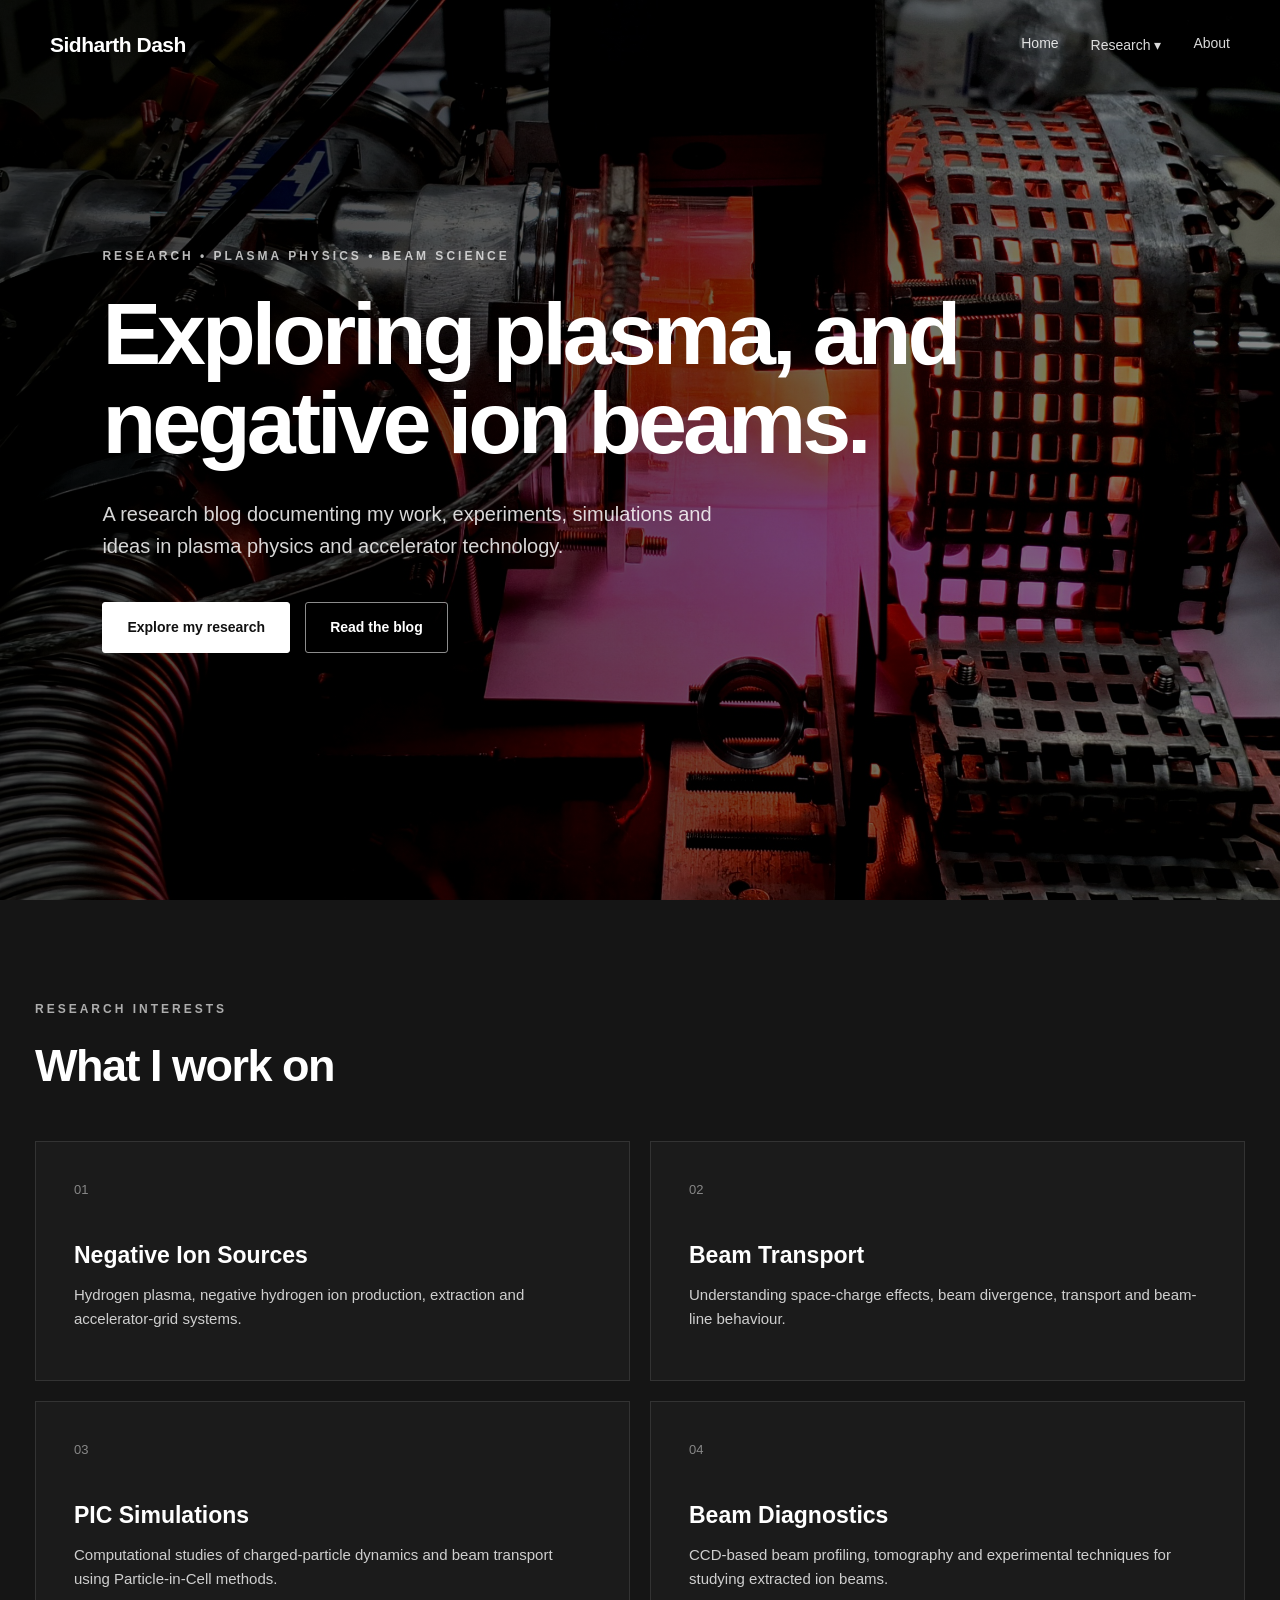
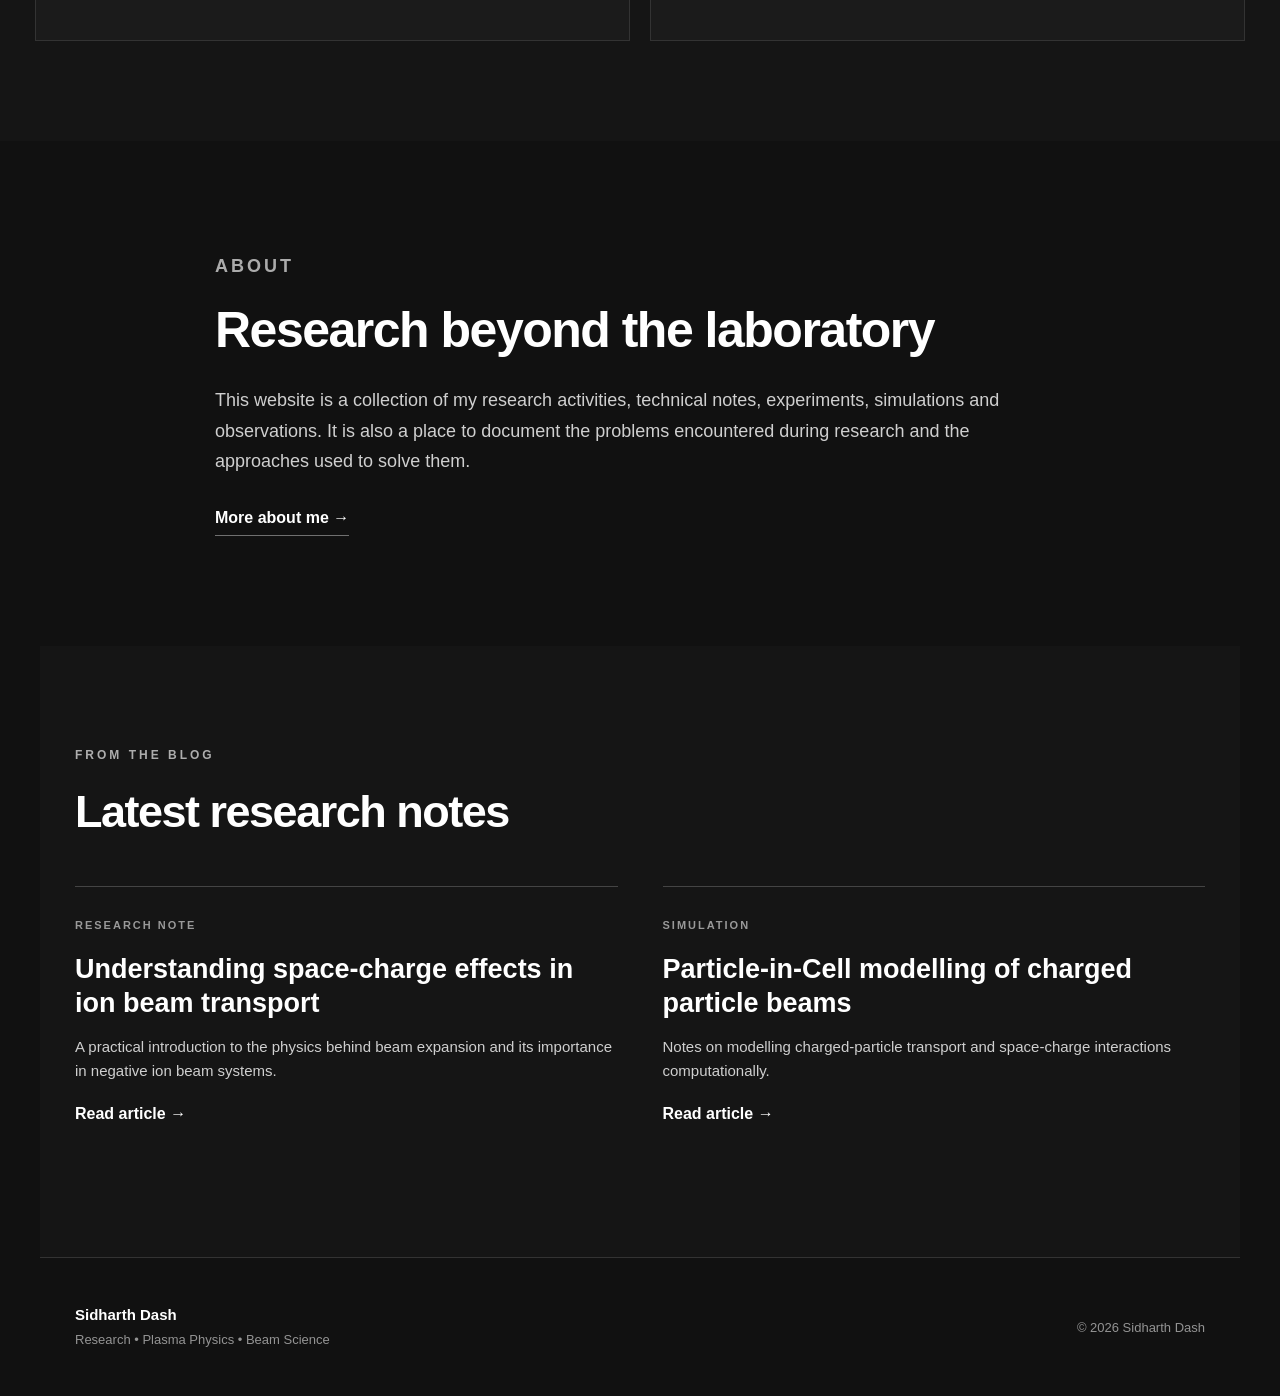
<file: index.html>
<!DOCTYPE html>
<html lang="en">
<head>
    <meta charset="UTF-8">
    <meta name="viewport" content="width=device-width, initial-scale=1.0">

    <title>Sidharth Dash | Research & Physics</title>

    <meta name="description"
          content="Research blog and portfolio of Sidharth Dash, covering plasma physics, negative ion sources, beam transport, simulations and diagnostics.">

    <link rel="stylesheet" href="css/style.css">
</head>
 
<body>

<header>

    <nav class="navbar">
        <div class="logo">Sidharth Dash</div>

    <div class="nav-links">
        <a href="index.html">Home</a>

        <div class="nav-dropdown">
            <a href="research.html" class="dropbtn">Research ▾</a>

            <div class="dropdown-menu">
                <a href="experimental.html#Experimental">Experimental</a>
                <a href="beam_transport.html#beam-transport">Beam Transport</a>
                <a href="beam_diagnostics.html#diagnostics">Beam Diagnostics</a>
                <a href="simulations.html">Simulations</a>
            </div>
        </div>

      
        <a href="about.html">About</a>
    </div>
</nav>
</header>


<main>

<section class="hero">

    <div class="hero-text">

        <p class="eyebrow">RESEARCH • PLASMA PHYSICS • BEAM SCIENCE</p>

        <h1>
            Exploring plasma, and negative ion beams.</span>
        </h1>

        <p class="intro">
            A research blog documenting my work, experiments,
            simulations and ideas in plasma physics and accelerator
            technology.
        </p>

        <div class="buttons">
            <a class="button primary" href="research.html">
                Explore my research
            </a>

            <a class="button secondary" href="blog.html">
                Read the blog
            </a>
        </div>

    </div>

</section>


<section class="research-preview">

    <div class="section-heading">
        <p class="eyebrow">RESEARCH INTERESTS</p>
        <h2>What I work on</h2>
    </div>

    <div class="cards">

        <article class="card">
            <div class="card-number">01</div>
            <h3>Negative Ion Sources</h3>
            <p>
                Hydrogen plasma, negative hydrogen ion production,
                extraction and accelerator-grid systems.
            </p>
        </article>

        <article class="card">
            <div class="card-number">02</div>
            <h3>Beam Transport</h3>
            <p>
                Understanding space-charge effects, beam divergence,
                transport and beam-line behaviour.
            </p>
        </article>

        <article class="card">
            <div class="card-number">03</div>
            <h3>PIC Simulations</h3>
            <p>
                Computational studies of charged-particle dynamics
                and beam transport using Particle-in-Cell methods.
            </p>
        </article>

        <article class="card">
            <div class="card-number">04</div>
            <h3>Beam Diagnostics</h3>
            <p>
                CCD-based beam profiling, tomography and experimental
                techniques for studying extracted ion beams.
            </p>
        </article>

    </div>

</section>


<section class="about-preview">

    <div>
        <p class="eyebrow">ABOUT</p>

        <h2>Research beyond the laboratory</h2>

        <p>
            This website is a collection of my research activities,
            technical notes, experiments, simulations and observations.
            It is also a place to document the problems encountered
            during research and the approaches used to solve them.
        </p>

        <a class="text-link" href="about.html">
            More about me →
        </a>
    </div>

</section>


<section class="latest">

    <div class="section-heading">
        <p class="eyebrow">FROM THE BLOG</p>
        <h2>Latest research notes</h2>
    </div>

    <div class="blog-placeholder">

        <article>
            <p class="post-category">RESEARCH NOTE</p>
            <h3>Understanding space-charge effects in ion beam transport</h3>
            <p>
                A practical introduction to the physics behind beam
                expansion and its importance in negative ion beam systems.
            </p>
            <a href="blog.html">Read article →</a>
        </article>

        <article>
            <p class="post-category">SIMULATION</p>
            <h3>Particle-in-Cell modelling of charged particle beams</h3>
            <p>
                Notes on modelling charged-particle transport and
                space-charge interactions computationally.
            </p>
            <a href="blog.html">Read article →</a>
        </article>

    </div>

</section>

</main>


<footer>

    <div>
        <strong>Sidharth Dash</strong>
        <p>Research • Plasma Physics • Beam Science</p>
    </div>

    <p>© 2026 Sidharth Dash</p>

</footer>

</body>
</html>
</file>
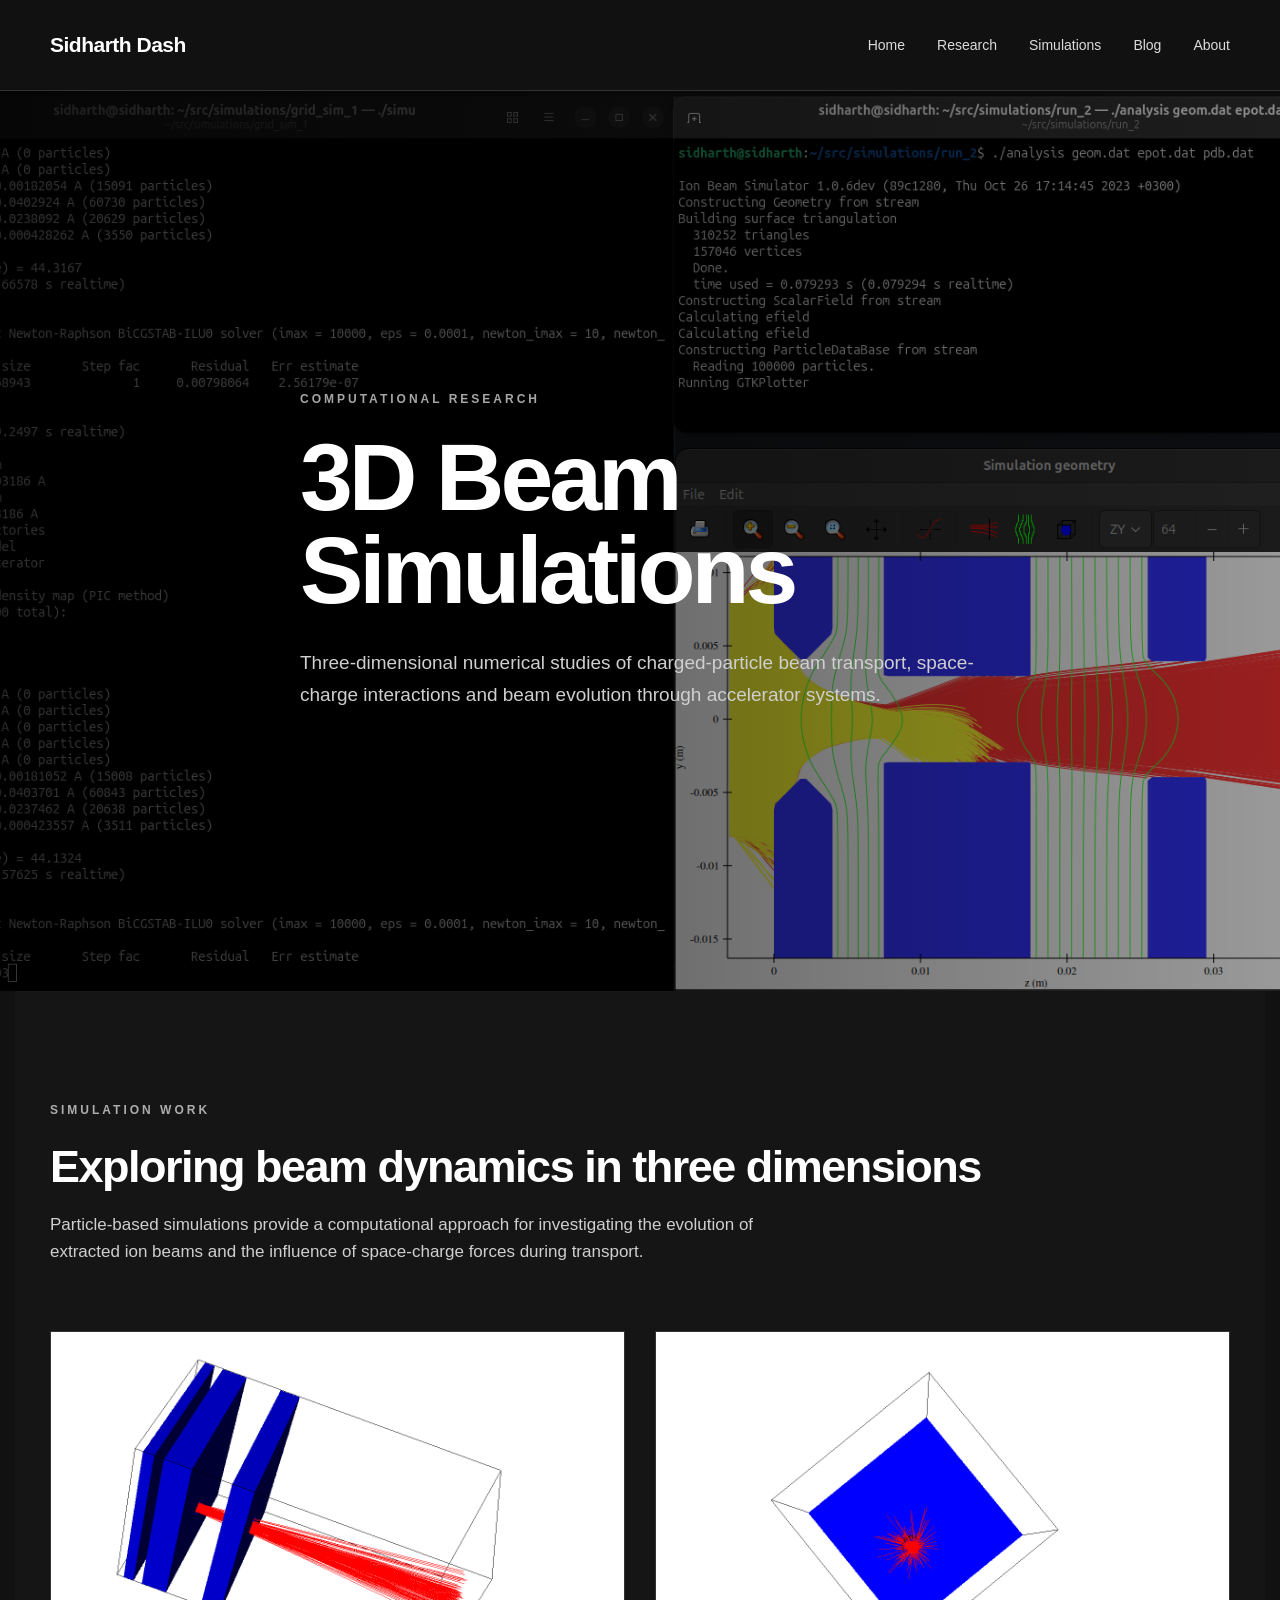
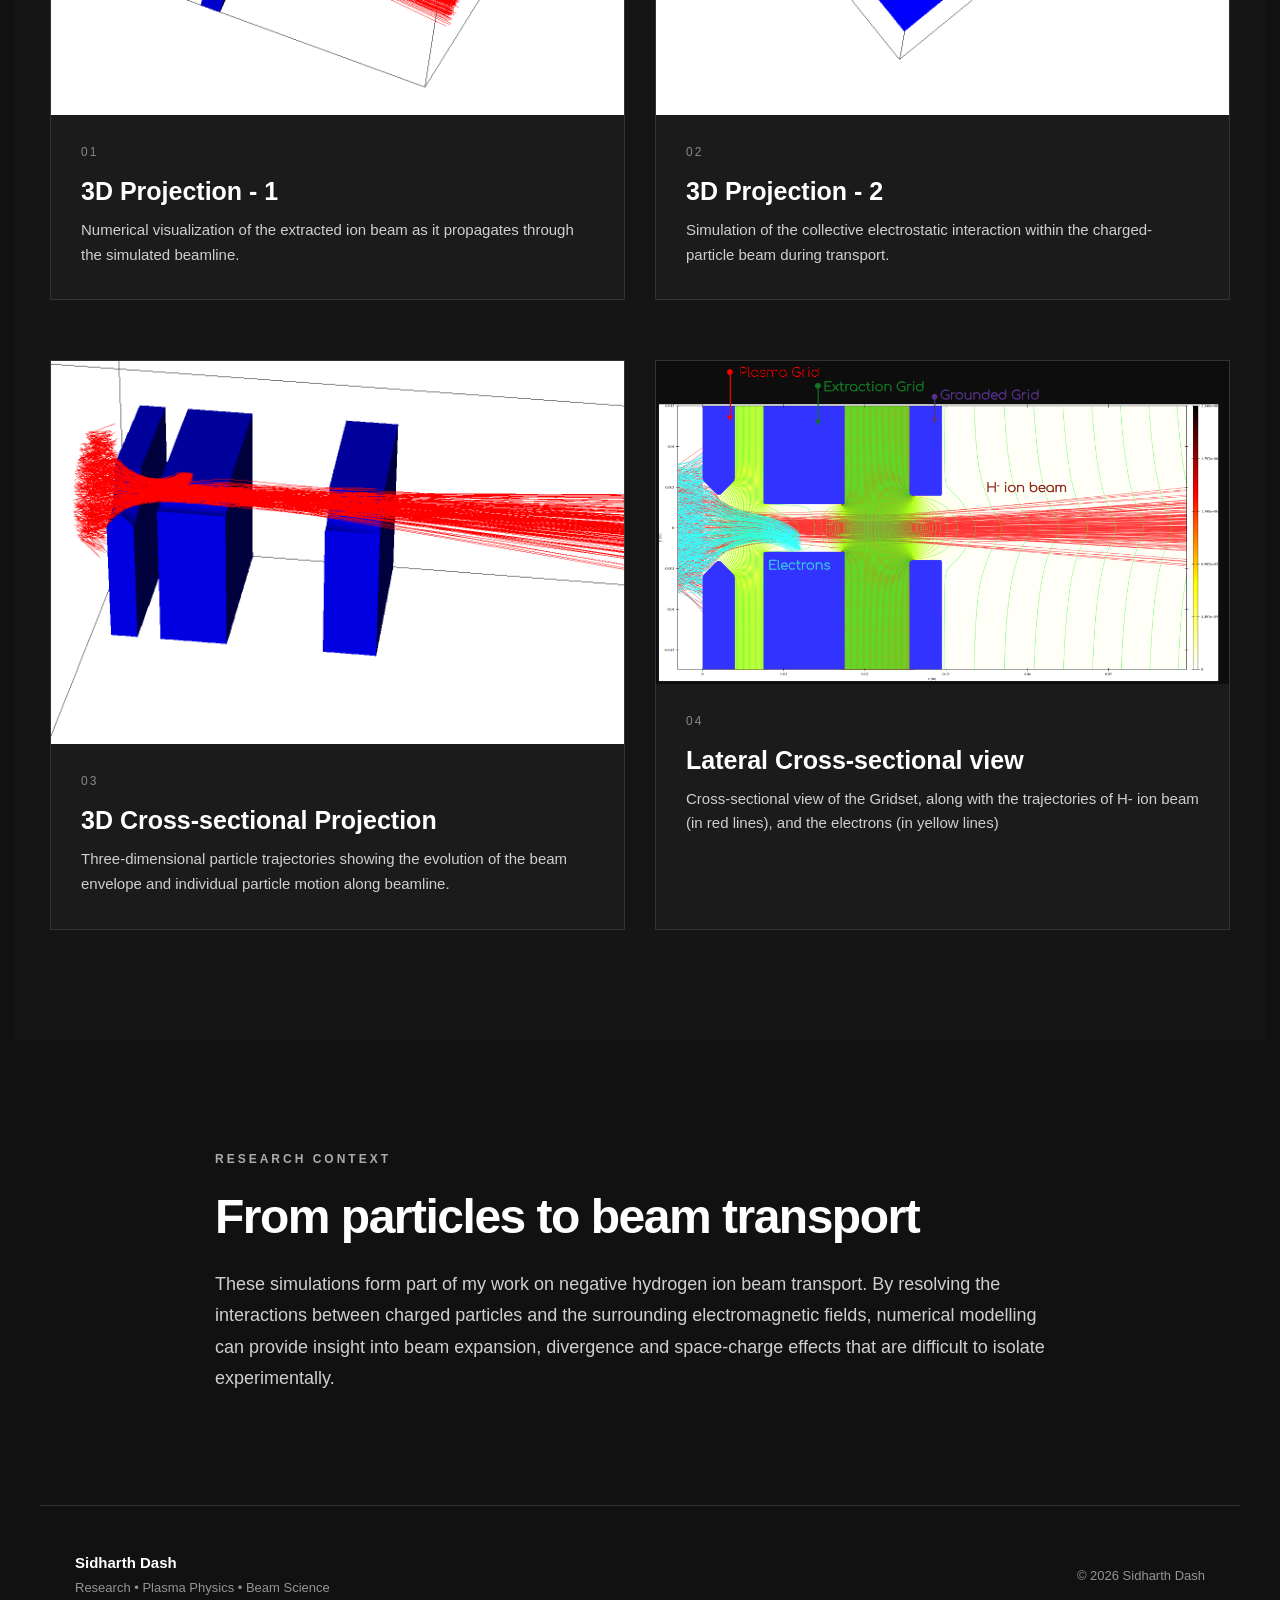
<file: simulations.html>
<!DOCTYPE html>
<html lang="en">

<head>
    <meta charset="UTF-8">
    <meta name="viewport" content="width=device-width, initial-scale=1.0">

    <title>3D Beam Simulations | Sidharth Dash</title>

    <meta name="description"
          content="3D particle-in-cell beam transport simulations and space-charge studies by Sidharth Dash.">

    <link rel="stylesheet" href="css/style.css">
</head>

<body>

<header class="inner-header">

    <nav class="navbar">

        <div class="logo">
            Sidharth Dash
        </div>

        <div class="nav-links">
            <a href="index.html">Home</a>
            <a href="research.html">Research</a>
            <a href="simulations.html">Simulations</a>
            <a href="blog.html">Blog</a>
            <a href="about.html">About</a>
        </div>

    </nav>

</header>


<main>

    <!-- PAGE INTRO -->

    <section class="page-hero simulations-hero">
        
        <div class="page-hero-content">

            <p class="eyebrow">
                COMPUTATIONAL RESEARCH
            </p>

            <h1>
                3D Beam<br> 
                Simulations</span>
            </h1>

            <p>
                Three-dimensional numerical studies of charged-particle
                beam transport, space-charge interactions and beam
                evolution through accelerator systems.
            </p>

        </div>

    </section>


    <!-- SIMULATION GALLERY -->

    <section class="simulation-section">

        <div class="section-heading">

            <p class="eyebrow">
                SIMULATION WORK
            </p>

            <h2>
                Exploring beam dynamics in three dimensions
            </h2>

            <p class="section-description">
                Particle-based simulations provide a computational
                approach for investigating the evolution of extracted
                ion beams and the influence of space-charge forces
                during transport.
            </p>

        </div>


        <div class="simulation-grid">


            <!-- IMAGE 1 -->

            <article class="simulation-card">

                <div class="simulation-image">
                    <img
                        src="images/proj_2.png"
                        alt="3D beam transport simulation">
                </div>

                <div class="simulation-content">

                    <span class="simulation-number">
                        01
                    </span>

                    <h3>
                        3D Projection - 1
                    </h3>

                    <p>
                        Numerical visualization of the extracted ion
                        beam as it propagates through the simulated
                        beamline.
                    </p>

                </div>

            </article>


            <!-- IMAGE 2 -->

            <article class="simulation-card">

                <div class="simulation-image">
                    <img
                        src="images/proj_3.png"
                        alt="3D space charge beam simulation">
                </div>

                <div class="simulation-content">

                    <span class="simulation-number">
                        02
                    </span>

                    <h3>
                        3D Projection - 2
                    </h3>

                    <p>
                        Simulation of the collective electrostatic
                        interaction within the charged-particle beam
                        during transport.
                    </p>

                </div>

            </article>


            <!-- IMAGE 3 -->

            <article class="simulation-card">

                <div class="simulation-image">
                    <img
                        src="images/cs_proj_1.png"
                        alt="3D particle beam simulation">
                </div>

                <div class="simulation-content">

                    <span class="simulation-number">
                        03
                    </span>

                    <h3>
                        3D Cross-sectional Projection
                    </h3>

                    <p>
                        Three-dimensional particle trajectories showing
                        the evolution of the beam envelope and individual
                        particle motion along beamline.
                    </p>

                </div>

            </article>


            <!-- IMAGE 4 -->

            <article class="simulation-card">

                <div class="simulation-image">
                    <img
                        src="images/lat_proj_1.png"
                        alt="3D beam profile simulation">
                </div>

                <div class="simulation-content">

                    <span class="simulation-number">
                        04
                    </span>

                    <h3>
                        Lateral Cross-sectional view
                    </h3>

                    <p>
                        Cross-sectional view of the Gridset, along with the trajectories of H- ion beam (in red lines), and the electrons (in yellow lines)
                    </p>

                </div>

            </article>


        </div>

    </section>


    <!-- RESEARCH CONTEXT -->

    <section class="simulation-context">

        <div>

            <p class="eyebrow">
                RESEARCH CONTEXT
            </p>

            <h2>
                From particles to beam transport
            </h2>

            <p>
                These simulations form part of my work on negative
                hydrogen ion beam transport. By resolving the
                interactions between charged particles and the
                surrounding electromagnetic fields, numerical modelling
                can provide insight into beam expansion, divergence and
                space-charge effects that are difficult to isolate
                experimentally.
            </p>

        </div>

    </section>

</main>


<footer>

    <div>
        <strong>Sidharth Dash</strong>
        <p>
            Research • Plasma Physics • Beam Science
        </p>
    </div>

    <p>
        © 2026 Sidharth Dash
    </p>

</footer>

</body>

</html>
</file>
<file: css/style.css>
/* =========================================================
   GLOBAL
   ========================================================= */

* {
    margin: 0;
    padding: 0;
    box-sizing: border-box;
}

html {
    scroll-behavior: smooth;
}

body {
    font-family: Arial, Helvetica, sans-serif;
    background: #111111;
    color: #cfcfcf;
    line-height: 1.6;
}


/* =========================================================
   GLOBAL TYPOGRAPHY
   ========================================================= */

/*
   Main rule:
   - All headings are bright white
   - Descriptions/body text are light grey
*/

h1,
h2,
h3,
h4,
h5,
h6 {
    color: #ffffff;
}

p {
    color: #cfcfcf;
}

.section-description,
.description {
    color: #cfcfcf;
}

.eyebrow,
.section-label {
    color: rgba(255,255,255,0.65);
}


/* =========================================================
   NAVIGATION
   ========================================================= */

header {
    position: absolute;

    top: 0;
    left: 0;

    width: 100%;

    z-index: 100;

    background: transparent;
    border: none;
}

.navbar {
    width: 100%;
    max-width: 1250px;

    margin: auto;

    padding: 28px 35px;

    display: flex;

    justify-content: space-between;
    align-items: center;
}

.logo {
    color: #ffffff;

    font-size: 21px;
    font-weight: 700;

    letter-spacing: -0.5px;
}

.nav-links {
    display: flex;

    gap: 32px;
}

.nav-links a {
    color: rgba(255,255,255,0.85);

    text-decoration: none;

    font-size: 14px;
    font-weight: 500;

    transition: color 0.3s ease;
}

.nav-links a:hover {
    color: #ffffff;
}


/* =========================================================
   FULL-SCREEN HERO
   ========================================================= */

.hero {
    position: relative;

    width: 100%;
    min-height: 100vh;

    display: flex;
    align-items: center;

    padding: 120px 8%;

    background-image:
        linear-gradient(
            90deg,
            rgba(0,0,0,0.72),
            rgba(0,0,0,0.42)
        ),
        url("../images/background.jpg");

    background-size: cover;
    background-position: center;
    background-repeat: no-repeat;

    color: #ffffff;
}


/* =========================================================
   HERO TEXT
   ========================================================= */

.hero-text {
    max-width: 900px;

    position: relative;

    z-index: 2;
}

.eyebrow {
    font-size: 12px;

    font-weight: 700;

    letter-spacing: 3px;

    color: rgba(255,255,255,0.72);

    margin-bottom: 22px;
}

.hero h1 {
    font-size: clamp(48px,7vw,88px);

    line-height: 1.02;

    letter-spacing: -4px;

    font-weight: 700;

    color: #ffffff;

    max-width: 950px;

    margin-bottom: 30px;
}

.hero h1 span {
    color: rgba(255,255,255,0.65);
}

.intro {
    max-width: 650px;

    font-size: 20px;

    line-height: 1.6;

    color: rgba(255,255,255,0.84);

    margin-bottom: 40px;
}


/* =========================================================
   BUTTONS
   ========================================================= */

.buttons {
    display: flex;

    gap: 15px;

    flex-wrap: wrap;
}

.button {
    display: inline-block;

    padding: 13px 24px;

    text-decoration: none;

    font-size: 14px;

    font-weight: 600;

    border-radius: 3px;

    transition:
        background 0.3s ease,
        color 0.3s ease,
        border 0.3s ease;
}

.primary {
    background: #ffffff;

    color: #111111;

    border: 1px solid #ffffff;
}

.primary:hover {
    background: transparent;

    color: #ffffff;
}

.secondary {
    background: transparent;

    color: #ffffff;

    border: 1px solid rgba(255,255,255,0.55);
}

.secondary:hover {
    background: rgba(255,255,255,0.12);

    border-color: #ffffff;
}


/* =========================================================
   RESEARCH SECTION
   ========================================================= */

.research-preview,
.latest {
    max-width: 1200px;

    margin: auto;

    padding: 100px 35px;

    background: #151515;
}

.research-preview {
    max-width: none;
}

.section-heading {
    margin-bottom: 50px;
}

.section-heading .eyebrow {
    color: rgba(255,255,255,0.65);
}

.section-heading h2 {
    font-size: 45px;

    line-height: 1.1;

    letter-spacing: -1.5px;

    color: #ffffff;
}

.section-heading p {
    color: #cfcfcf;
}


/* =========================================================
   RESEARCH CARDS
   ========================================================= */

.cards {
    display: grid;

    grid-template-columns: repeat(2,1fr);

    gap: 20px;
}

.card {
    background: #1b1b1b;

    border: 1px solid #333333;

    padding: 38px;

    min-height: 240px;

    transition:
        transform 0.3s ease,
        box-shadow 0.3s ease,
        border-color 0.3s ease;
}

.card:hover {
    transform: translateY(-4px);

    box-shadow:
        0 15px 35px rgba(0,0,0,0.35);

    border-color: #555555;
}

.card-number {
    font-size: 13px;

    color: #888888;

    margin-bottom: 42px;
}

.card h3 {
    font-size: 23px;

    line-height: 1.2;

    margin-bottom: 13px;

    color: #ffffff;
}

.card p {
    color: #cfcfcf;

    font-size: 15px;
}


/* =========================================================
   ABOUT SECTION
   ========================================================= */

.about-preview {
    background: #111111;

    color: #ffffff;

    padding: 110px 35px;
}

.about-preview > div {
    max-width: 850px;

    margin: auto;
}

.about-preview .eyebrow {
    color: rgba(255,255,255,0.65);
}

.about-preview h2 {
    font-size: 50px;

    line-height: 1.08;

    letter-spacing: -1.5px;

    margin-bottom: 28px;

    color: #ffffff;
}

.about-preview p {
    color: #cfcfcf;

    font-size: 18px;

    line-height: 1.7;
}

.text-link {
    display: inline-block;

    margin-top: 28px;

    color: #ffffff;

    text-decoration: none;

    font-weight: 600;

    border-bottom:
        1px solid rgba(255,255,255,0.4);

    padding-bottom: 4px;
}

.text-link:hover {
    border-color: #ffffff;
}


/* =========================================================
   BLOG SECTION
   ========================================================= */

.latest {
    background: #151515;
}

.blog-placeholder {
    display: grid;

    grid-template-columns: repeat(2,1fr);

    gap: 45px;
}

.blog-placeholder article {
    padding: 30px 0;

    border-top:
        1px solid #444444;
}

.post-category {
    font-size: 11px !important;

    font-weight: 700;

    letter-spacing: 2px;

    color: #999999 !important;

    margin-bottom: 17px;
}

.blog-placeholder h3 {
    font-size: 27px;

    line-height: 1.25;

    margin-bottom: 15px;

    color: #ffffff;
}

.blog-placeholder article p {
    color: #cfcfcf;

    margin-bottom: 18px;

    font-size: 15px;
}

.blog-placeholder a {
    color: #ffffff;

    font-weight: 600;

    text-decoration: none;
}

.blog-placeholder a:hover {
    text-decoration: underline;
}


/* =========================================================
   FOOTER
   ========================================================= */

footer {
    max-width: 1200px;

    margin: auto;

    padding: 45px 35px;

    display: flex;

    justify-content: space-between;
    align-items: center;

    border-top: 1px solid #333333;

    background: #111111;

    color: rgba(255,255,255,0.55);

    font-size: 13px;
}

footer strong {
    color: #ffffff;

    font-size: 15px;
}

footer p {
    margin-top: 3px;

    color: rgba(255,255,255,0.55);
}


/* =========================================================
   INNER PAGE HEADER
   ========================================================= */

.inner-header {
    position: relative;

    background: #111111;

    border-bottom: 1px solid #333333;
}


/* =========================================================
   PAGE HERO
   ========================================================= */

.page-hero {
    background: #111111;

    color: #ffffff;

    padding: 120px 8% 100px;
}

.page-hero-content {
    max-width: 900px;

    margin: auto;
}

.page-hero .eyebrow {
    color: rgba(255,255,255,0.65);
}

.page-hero h1 {
    font-size: clamp(55px,8vw,95px);

    line-height: 0.98;

    letter-spacing: -4px;

    margin-bottom: 30px;

    color: #ffffff;
}

.page-hero h1 span {
    color: rgba(255,255,255,0.65);
}

.page-hero p:last-child {
    max-width: 680px;

    font-size: 19px;

    color: #cfcfcf;

    line-height: 1.7;
}


/* =========================================================
   SIMULATION SECTION
   ========================================================= */

.simulation-section {
    max-width: 1250px;

    margin: auto;

    padding: 110px 35px;

    background: #151515;
}

.section-description {
    max-width: 720px;

    color: #cfcfcf;

    font-size: 17px;

    margin-top: 20px;
}


/* =========================================================
   IMAGE GRID
   ========================================================= */

.simulation-grid {
    display: grid;

    grid-template-columns: repeat(2,1fr);

    gap: 60px 30px;

    margin-top: 65px;
}


/* =========================================================
   SIMULATION CARD
   ========================================================= */

.simulation-card {
    background: #1b1b1b;

    border: 1px solid #333333;

    transition:
        transform 0.3s ease,
        box-shadow 0.3s ease,
        border-color 0.3s ease;
}

.simulation-card:hover {
    transform: translateY(-5px);

    box-shadow:
        0 20px 45px rgba(0,0,0,0.35);

    border-color: #555555;
}


/* =========================================================
   IMAGE CONTAINER
   ========================================================= */

/*
   IMPORTANT:
   Images keep their original aspect ratio.

   width: 100%
   height: auto

   means:
   - large images are compressed to fit the container
   - original proportions are preserved
   - no cropping
   - no stretching
*/

.simulation-image {
    width: 100%;

    overflow: hidden;

    background: #0d0d0d;

    display: flex;

    justify-content: center;
    align-items: center;
}

.simulation-image img {
    display: block;

    width: 100%;

    height: auto;

    max-width: 100%;

    object-fit: contain;

    transition:
        transform 0.5s ease;
}

.simulation-card:hover
.simulation-image img {
    transform: scale(1.02);
}


/* =========================================================
   SIMULATION TEXT
   ========================================================= */

.simulation-content {
    padding: 28px 30px 32px;
}

.simulation-number {
    display: block;

    font-size: 12px;

    color: #888888;

    letter-spacing: 2px;

    margin-bottom: 14px;
}

.simulation-content h3 {
    font-size: 25px;

    line-height: 1.2;

    margin-bottom: 12px;

    color: #ffffff;
}

.simulation-content p {
    color: #cfcfcf;

    font-size: 15px;

    line-height: 1.65;
}


/* =========================================================
   CONTEXT SECTION
   ========================================================= */

.simulation-context {
    background: #111111;

    color: #ffffff;

    padding: 110px 35px;
}

.simulation-context > div {
    max-width: 850px;

    margin: auto;
}

.simulation-context .eyebrow {
    color: rgba(255,255,255,0.65);
}

.simulation-context h2 {
    font-size: 48px;

    line-height: 1.1;

    letter-spacing: -1.5px;

    margin-bottom: 25px;

    color: #ffffff;
}

.simulation-context p:last-child {
    color: #cfcfcf;

    font-size: 18px;

    line-height: 1.75;
}


/* =========================================================
   RESEARCH DROPDOWN
   ========================================================= */

.nav-dropdown {
    position: relative;
}

.dropbtn {
    display: inline-block;
}

.dropdown-menu {
    position: absolute;

    top: 100%;
    left: -20px;

    min-width: 220px;

    padding: 10px 0;

    background: rgba(20,20,20,0.96);

    border:
        1px solid rgba(255,255,255,0.12);

    opacity: 0;

    visibility: hidden;

    transform: translateY(8px);

    transition:
        opacity 0.25s ease,
        transform 0.25s ease,
        visibility 0.25s ease;
}

.dropdown-menu a {
    display: block;

    padding: 10px 18px;

    color: rgba(255,255,255,0.75) !important;

    font-size: 13px !important;

    white-space: nowrap;
}

.dropdown-menu a:hover {
    background: rgba(255,255,255,0.08);

    color: #ffffff !important;
}

.nav-dropdown:hover .dropdown-menu {
    opacity: 1;

    visibility: visible;

    transform: translateY(0);
}


/* =========================================================
   SIMULATIONS PAGE BACKGROUND
   ========================================================= */

.simulations-hero {
    position: relative;

    min-height: 100vh;

    display: flex;

    align-items: center;

    background-image:
        linear-gradient(
            90deg,
            rgba(0,0,0,0.75),
            rgba(0,0,0,0.40)
        ),
        url("../images/background_simulations.png");

    background-size: cover;

    background-position: center;

    background-repeat: no-repeat;

    color: #ffffff;
}

.simulations-hero .page-hero-content {
    position: relative;

    z-index: 2;
}


/* =========================================================
   EXPERIMENTAL PAGE
   ========================================================= */

.experimental-page {
    background: #111111;

    color: #cfcfcf;
}


/* =========================================================
   EXPERIMENTAL HERO
   ========================================================= */

.experimental-hero {
    min-height: 75vh;

    display: flex;

    align-items: flex-end;

    padding: 120px 8% 90px;

    background-image:
        linear-gradient(
            rgba(0,0,0,0.68),
            rgba(0,0,0,0.55)
        ),
        url("../images/experiment.jpg");

    background-size: cover;

    background-position: center;

    color: #ffffff;
}

.experimental-hero-content {
    max-width: 850px;
}

.experimental-label {
    font-size: 11px;

    font-weight: 700;

    letter-spacing: 2.5px;

    margin-bottom: 20px;

    color: rgba(255,255,255,0.70);
}

.experimental-hero h1 {
    font-size: clamp(55px,8vw,95px);

    line-height: 0.98;

    letter-spacing: -4px;

    margin-bottom: 30px;

    color: #ffffff;
}

.experimental-hero p:last-child {
    max-width: 680px;

    font-size: 19px;

    line-height: 1.6;

    color: #cfcfcf;
}


/* =========================================================
   EXPERIMENTAL INTRODUCTION
   ========================================================= */

.experimental-intro {
    padding: 120px 30px;

    background: #151515;

    color: #cfcfcf;
}

.experimental-intro-content {
    max-width: 850px;

    margin: auto;
}

.experimental-intro .section-label {
    color: rgba(255,255,255,0.65);
}

.experimental-intro h2 {
    font-size: clamp(38px,5vw,60px);

    line-height: 1.06;

    letter-spacing: -2px;

    margin-bottom: 30px;

    color: #ffffff;
}

.experimental-intro p {
    max-width: 720px;

    color: #cfcfcf;

    font-size: 18px;

    line-height: 1.75;

    margin-bottom: 20px;
}


/* =========================================================
   EXPERIMENTAL SECTIONS
   ========================================================= */

.experimental-section {
    max-width: 1200px;

    margin: auto;

    padding: 100px 30px;

    background: #111111;
}

.experimental-alternate {
    max-width: none;

    background: #151515;
}

.experimental-alternate
.experimental-heading,
.experimental-alternate
.experimental-feature {
    max-width: 1140px;

    margin-left: auto;
    margin-right: auto;
}

.experimental-heading {
    margin-bottom: 55px;
}

.experimental-heading .section-label {
    color: rgba(255,255,255,0.65);
}

.experimental-heading h2 {
    font-size: clamp(38px,5vw,58px);

    line-height: 1.05;

    letter-spacing: -2px;

    color: #ffffff;
}


/* =========================================================
   EXPERIMENTAL FEATURE
   ========================================================= */

.experimental-feature {
    display: grid;

    grid-template-columns: 1.15fr 0.85fr;

    gap: 60px;

    align-items: center;
}

.experimental-feature.reverse {
    grid-template-columns: 0.85fr 1.15fr;
}

.experimental-feature.reverse
.experimental-image {
    order: 2;
}

.experimental-feature.reverse
.experimental-text {
    order: 1;
}


/* =========================================================
   EXPERIMENTAL IMAGES
   ========================================================= */

/*
   ORIGINAL ASPECT RATIO PRESERVED

   There is deliberately NO fixed height here.
*/

.experimental-image {
    width: 100%;

    overflow: hidden;

    background: #0d0d0d;

    display: flex;

    justify-content: center;
    align-items: center;
}

.experimental-image img {
    display: block;

    width: 100%;

    height: auto;

    max-width: 100%;

    object-fit: contain;

    transition:
        transform 0.5s ease;
}

.experimental-image:hover img {
    transform: scale(1.02);
}


/* =========================================================
   EXPERIMENTAL TEXT
   ========================================================= */

.experimental-text h3 {
    font-size: 30px;

    line-height: 1.15;

    margin-bottom: 22px;

    color: #ffffff;
}

.experimental-text p {
    color: #cfcfcf;

    font-size: 16px;

    line-height: 1.75;

    margin-bottom: 20px;
}

.experimental-text ul {
    margin-top: 25px;

    padding-left: 20px;

    color: #cfcfcf;
}

.experimental-text li {
    margin-bottom: 9px;
}


/* =========================================================
   EXPERIMENTAL WORKFLOW
   ========================================================= */

.experimental-workflow {
    padding: 120px 30px;

    background: #151515;

    color: #ffffff;
}

.workflow-heading {
    max-width: 850px;

    margin: 0 auto 60px;
}

.workflow-heading .section-label {
    color: rgba(255,255,255,0.65);
}

.workflow-heading h2 {
    font-size: clamp(38px,5vw,60px);

    line-height: 1.05;

    letter-spacing: -2px;

    color: #ffffff;
}

.workflow-grid {
    max-width: 1200px;

    margin: auto;

    display: grid;

    grid-template-columns: repeat(4,1fr);

    border-top: 1px solid #444444;
}

.workflow-card {
    padding: 35px 25px;

    border-right: 1px solid #444444;
}

.workflow-card:last-child {
    border-right: none;
}

.workflow-card span {
    font-size: 12px;

    font-weight: 700;

    color: #888888;
}

.workflow-card h3 {
    font-size: 23px;

    margin: 28px 0 12px;

    color: #ffffff;
}

.workflow-card p {
    color: #cfcfcf;

    font-size: 14px;

    line-height: 1.7;
}


/* =========================================================
   CONNECTION TO SIMULATIONS
   ========================================================= */

.experimental-connection {
    padding: 120px 30px;

    background: #111111;
}

.connection-content {
    max-width: 850px;

    margin: auto;
}

.connection-content .section-label {
    color: rgba(255,255,255,0.65);
}

.connection-content h2 {
    font-size: clamp(38px,5vw,58px);

    line-height: 1.06;

    letter-spacing: -2px;

    margin-bottom: 30px;

    color: #ffffff;
}

.connection-content p {
    max-width: 720px;

    color: #cfcfcf;

    font-size: 18px;

    line-height: 1.75;

    margin-bottom: 35px;
}


/* =========================================================
   OPTICAL TOMOGRAPHY PAGE
   ========================================================= */

.tomography-hero {

    background-image:
        linear-gradient(
            90deg,
            rgba(0,0,0,0.72),
            rgba(0,0,0,0.45)
        ),
        url("../images/tomography.jpg");

    background-size: cover;

    background-position: center;

    color: #ffffff;
}


/* =========================================================
   TOMOGRAPHY MAIN IMAGE
   ========================================================= */

.tomography-main-image {

    width: 100%;

    max-width: 1200px;

    margin: 60px auto 0;

    background: #0d0d0d;

    display: flex;

    align-items: center;
    justify-content: center;

    overflow: hidden;

    border: 1px solid rgba(255,255,255,0.08);
}

.tomography-main-image img {

    display: block;

    width: 100%;

    height: auto;

    max-width: 100%;

    object-fit: contain;
}


/* =========================================================
   TOMOGRAPHY IMAGE CARDS
   ========================================================= */

.tomography-hero + .simulation-section {
    padding-top: 100px;
}


/*
   Complete image remains visible.
   Original aspect ratio preserved.
*/

.simulation-card .simulation-image img {

    width: 100%;

    height: auto;

    display: block;

    object-fit: contain;

    max-width: 100%;

    transition: transform 0.4s ease;
}

.simulation-card:hover
.simulation-image img {

    transform: scale(1.02);
}


/* =========================================================
   TOMOGRAPHY SYSTEM SECTIONS
   ========================================================= */

.tomography-section {

    padding-top: 100px;

    padding-bottom: 100px;

    background: #151515;
}


/* =========================================================
   TOMOGRAPHY CONTEXT
   ========================================================= */

.tomography-context {

    background:
        linear-gradient(
            rgba(0,0,0,0.72),
            rgba(0,0,0,0.72)
        ),
        url("../images/tomography.jpg");

    background-size: cover;

    background-position: center;

    color: #ffffff;
}

.tomography-context h2 {
    color: #ffffff;
}

.tomography-text {

    max-width: 850px;

    margin: 0 auto;
}

.tomography-text p {

    font-size: 17px;

    line-height: 1.8;

    color: #cfcfcf;
}


/* =========================================================
   TOMOGRAPHY METHOD CARDS
   ========================================================= */

.tomography-method-card {

    position: relative;

    overflow: hidden;

    background:
        linear-gradient(
            rgba(20,20,20,0.88),
            rgba(20,20,20,0.88)
        );

    color: #ffffff;

    border:
        1px solid
        rgba(255,255,255,0.12);

    padding: 35px;

    transition:
        transform 0.35s ease,
        border-color 0.35s ease;
}

.tomography-method-card:hover {

    transform: translateY(-5px);

    border-color:
        rgba(255,255,255,0.30);
}

.tomography-method-card h3 {

    color: #ffffff;

    font-size: 25px;

    margin-bottom: 15px;
}

.tomography-method-card p {

    color: #cfcfcf;

    line-height: 1.7;
}


/* =========================================================
   TOMOGRAPHY WORKFLOW
   ========================================================= */

.tomography-workflow {

    display: grid;

    grid-template-columns:
        repeat(4,1fr);

    border-top:
        1px solid #444444;
}

.tomography-workflow-item {

    padding: 35px 25px;

    border-right:
        1px solid #444444;
}

.tomography-workflow-item:last-child {

    border-right: none;
}

.tomography-workflow-item span {

    font-size: 12px;

    font-weight: 700;

    color: #888888;
}

.tomography-workflow-item h3 {

    font-size: 22px;

    margin:
        25px 0 12px;

    color: #ffffff;
}

.tomography-workflow-item p {

    color: #cfcfcf;

    font-size: 14px;

    line-height: 1.7;
}


/* =========================================================
   TOMOGRAPHY FUTURE DEVELOPMENT
   ========================================================= */

.tomography-future {

    background:
        linear-gradient(
            90deg,
            rgba(0,0,0,0.78),
            rgba(0,0,0,0.55)
        ),
        url("../images/tomography.jpg");

    background-size: cover;

    background-position: center;

    color: #ffffff;
}

.tomography-future h2 {

    color: #ffffff;
}

.tomography-future p {

    color: #cfcfcf;
}


/* =========================================================
   BEAM TRANSPORT & NEUTRALIZATION
   ========================================================= */

.beam-transport-hero {

    background-image:
        linear-gradient(
            90deg,
            rgba(0,0,0,0.72),
            rgba(0,0,0,0.45)
        ),
        url("../images/beam-transport.jpg");

    background-size: cover;

    background-position: center;

    color: #ffffff;
}


/* =========================================================
   MAIN TRANSPORT IMAGE
   ========================================================= */

.transport-main-image {

    width: 100%;

    max-width: 1200px;

    margin: 60px auto 0;

    background: #0d0d0d;

    display: flex;

    align-items: center;
    justify-content: center;

    overflow: hidden;

    border:
        1px solid rgba(255,255,255,0.08);
}

.transport-main-image img {

    display: block;

    width: 100%;

    height: auto;

    max-width: 100%;

    object-fit: contain;
}


/* =========================================================
   TRANSPORT IMAGE CARDS
   ========================================================= */

.simulation-card .simulation-image {

    overflow: hidden;

    background: #0d0d0d;
}

.simulation-card .simulation-image img {

    display: block;

    width: 100%;

    height: auto;

    max-width: 100%;

    object-fit: contain;

    transition:
        transform 0.4s ease;
}

.simulation-card:hover
.simulation-image img {

    transform: scale(1.02);
}


/* =========================================================
   NEUTRALIZATION SECTION
   ========================================================= */

.neutralization-section {

    padding-top: 100px;

    padding-bottom: 100px;

    background: #151515;
}


/* =========================================================
   NEUTRALIZATION HERO
   ========================================================= */

.neutralization-hero {

    background-image:
        linear-gradient(
            90deg,
            rgba(0,0,0,0.74),
            rgba(0,0,0,0.45)
        ),
        url("../images/neutralizer.png");

    background-size: cover;

    background-position: center;

    color: #ffffff;
}


/* =========================================================
   NEUTRALIZATION CONTEXT
   ========================================================= */

.neutralization-context {

    background-image:
        linear-gradient(
            rgba(0,0,0,0.72),
            rgba(0,0,0,0.72)
        ),
        url("../images/neutralizer.png");

    background-size: cover;

    background-position: center;

    color: #ffffff;
}

.neutralization-context h2 {

    color: #ffffff;
}

.neutralization-context p {

    color: #cfcfcf;
}


/* =========================================================
   MONTE CARLO SECTION
   ========================================================= */

.mc-section {

    padding-top: 100px;

    padding-bottom: 100px;

    background: #151515;
}

.mc-image {

    width: 100%;

    background: #0d0d0d;

    display: flex;

    align-items: center;
    justify-content: center;

    overflow: hidden;
}

.mc-image img {

    display: block;

    width: 100%;

    height: auto;

    max-width: 100%;

    object-fit: contain;
}


/* =========================================================
   MC SIMULATION CARDS
   ========================================================= */

.mc-card {

    position: relative;

    overflow: hidden;

    background:
        linear-gradient(
            rgba(20,20,20,0.90),
            rgba(20,20,20,0.90)
        );

    color: #ffffff;

    border:
        1px solid
        rgba(255,255,255,0.12);

    padding: 35px;

    transition:
        transform 0.35s ease,
        border-color 0.35s ease;
}

.mc-card:hover {

    transform: translateY(-5px);

    border-color:
        rgba(255,255,255,0.30);
}

.mc-card h3 {

    color: #ffffff;

    font-size: 25px;

    margin-bottom: 15px;
}

.mc-card p {

    color: #cfcfcf;

    line-height: 1.7;
}


/* =========================================================
   PHYSICAL MODEL / EQUATIONS
   ========================================================= */

.transport-equation {

    max-width: 1200px;

    margin: 70px auto 0;

    display: grid;

    grid-template-columns: 1fr 1fr;

    gap: 25px;
}

.equation-box {

    padding: 40px;

    background: #1b1b1b;

    border:
        1px solid #333333;
}

.equation-box h3 {

    color: #ffffff;
}

.equation-box p {

    color: #cfcfcf;

    font-size: 15px;

    line-height: 1.75;
}

.equation {

    margin: 30px 0;

    padding: 25px;

    background: #090909;

    color: #ffffff;

    text-align: center;

    font-family:
        "Times New Roman",
        serif;

    font-size: 24px;

    overflow-x: auto;
}


/* =========================================================
   CHARGE-STATE VISUALIZATION
   ========================================================= */

.charge-state-section {

    padding-top: 100px;

    padding-bottom: 100px;

    background: #151515;
}

.charge-state-image {

    width: 100%;

    background: #0d0d0d;

    display: flex;

    align-items: center;

    justify-content: center;

    overflow: hidden;
}

.charge-state-image img {

    display: block;

    width: 100%;

    height: auto;

    max-width: 100%;

    object-fit: contain;
}


/* =========================================================
   TRANSPORT + NEUTRALIZATION WORKFLOW
   ========================================================= */

.beamline-workflow {

    max-width: 1200px;

    margin: 80px auto;

    display: grid;

    grid-template-columns:
        repeat(5,1fr);

    border-top:
        1px solid #444444;
}

.beamline-step {

    padding: 35px 22px;

    border-right:
        1px solid #444444;
}

.beamline-step:last-child {

    border-right: none;
}

.beamline-step span {

    font-size: 11px;

    font-weight: 700;

    color: #888888;
}

.beamline-step h3 {

    font-size: 21px;

    margin:
        25px 0 12px;

    color: #ffffff;
}

.beamline-step p {

    color: #cfcfcf;

    font-size: 14px;

    line-height: 1.7;
}


/* =========================================================
   INTEGRATED BEAMLINE SECTION
   ========================================================= */

.integrated-beamline {

    background:
        linear-gradient(
            rgba(0,0,0,0.76),
            rgba(0,0,0,0.76)
        ),
        url("../images/beam-transport.jpg");

    background-size: cover;

    background-position: center;

    color: #ffffff;
}

.integrated-beamline h2 {

    color: #ffffff;
}

.integrated-beamline p {

    color: #cfcfcf;
}


/* =========================================================
   ABOUT PAGE
   ========================================================= */

.about-hero {

    background-image:
        linear-gradient(
            90deg,
            rgba(0,0,0,0.78),
            rgba(0,0,0,0.42)
        ),
        url("../images/about-bg.jpg");

    background-size: cover;

    background-position: center;

    color: #ffffff;
}


/* =========================================================
   ABOUT INTRODUCTION
   ========================================================= */

.about-intro {

    padding: 110px 8%;

    background: #151515;
}

.about-intro-grid {

    max-width: 1200px;

    margin: auto;

    display: grid;

    grid-template-columns: 0.8fr 1.2fr;

    gap: 90px;

    align-items: center;
}

.about-photo {

    width: 100%;
}

.photo-placeholder {

    aspect-ratio: 4 / 5;

    background: #1d1d1d;

    display: flex;

    align-items: center;
    justify-content: center;

    color: #888888;

    letter-spacing: 2px;

    font-size: 12px;
}

.about-intro-text h2 {

    max-width: 700px;

    font-size: 42px;

    line-height: 1.15;

    margin-bottom: 30px;

    color: #ffffff;
}

.about-intro-text p {

    max-width: 720px;

    color: #cfcfcf;

    line-height: 1.8;

    margin-bottom: 20px;
}


/* =========================================================
   ABOUT RESEARCH
   ========================================================= */

.about-research {

    padding: 110px 8%;

    background: #111111;
}

.about-research-grid {

    max-width: 1200px;

    margin: 70px auto 0;

    display: grid;

    grid-template-columns: repeat(3,1fr);

    gap: 1px;

    background: #333333;

    border: 1px solid #333333;
}

.about-research-card {

    background: #1b1b1b;

    padding: 40px;

    min-height: 270px;

    transition:
        transform 0.3s ease,
        background 0.3s ease;
}

.about-research-card:hover {

    transform: translateY(-4px);

    background: #222222;
}

.about-number {

    display: block;

    font-size: 11px;

    font-weight: 700;

    letter-spacing: 2px;

    color: #888888;

    margin-bottom: 35px;
}

.about-research-card h3 {

    font-size: 23px;

    margin-bottom: 18px;

    color: #ffffff;
}

.about-research-card p {

    color: #cfcfcf;

    line-height: 1.7;

    font-size: 15px;
}


/* =========================================================
   ABOUT DUAL
   ========================================================= */

.about-dual {

    display: grid;

    grid-template-columns: 1fr 1fr;

    background: #151515;

    color: #ffffff;
}

.about-dual-block {

    padding: 100px 10%;
}

.about-dual-block:first-child {

    border-right:
        1px solid rgba(255,255,255,0.12);
}

.about-dual-block h2 {

    color: #ffffff;

    font-size: 36px;

    line-height: 1.2;

    margin-bottom: 30px;
}

.about-dual-block p {

    color: #cfcfcf;

    line-height: 1.8;

    margin-bottom: 20px;
}


/* =========================================================
   ABOUT PHILOSOPHY
   ========================================================= */

.about-philosophy {

    padding: 130px 8%;

    background-image:
        linear-gradient(
            rgba(0,0,0,0.78),
            rgba(0,0,0,0.78)
        ),
        url("../images/research-bg.jpg");

    background-size: cover;

    background-position: center;

    color: #ffffff;
}

.about-philosophy-content {

    max-width: 900px;

    margin: auto;
}

.about-philosophy h2 {

    color: #ffffff;

    font-size: 46px;

    line-height: 1.15;

    margin-bottom: 35px;
}

.about-philosophy p {

    color: #cfcfcf;

    line-height: 1.85;

    margin-bottom: 20px;
}


/* =========================================================
   ABOUT SKILLS
   ========================================================= */

.about-skills {

    padding: 110px 8%;

    background: #151515;
}

.skills-list {

    max-width: 1200px;

    margin: 60px auto 0;

    display: grid;

    grid-template-columns: repeat(3,1fr);

    border-top: 1px solid #444444;
}

.skill-item {

    display: flex;

    align-items: center;

    gap: 25px;

    padding: 25px 10px;

    border-bottom: 1px solid #444444;
}

.skill-item span {

    font-size: 11px;

    color: #888888;

    font-weight: 700;
}

.skill-item p {

    margin: 0;

    font-size: 15px;

    color: #cfcfcf;
}


/* =========================================================
   ABOUT FUTURE
   ========================================================= */

.about-future {

    padding: 120px 8%;

    background: #111111;
}

.about-future-content {

    max-width: 900px;

    margin: auto;
}

.about-future h2 {

    font-size: 44px;

    line-height: 1.15;

    margin-bottom: 35px;

    color: #ffffff;
}

.about-future p {

    color: #cfcfcf;

    line-height: 1.85;

    margin-bottom: 20px;
}


/* =========================================================
   ABOUT CONTACT
   ========================================================= */

.about-contact {

    padding: 110px 8%;

    background:
        linear-gradient(
            rgba(0,0,0,0.80),
            rgba(0,0,0,0.80)
        ),
        url("../images/contact-bg.jpg");

    background-size: cover;

    background-position: center;

    color: #ffffff;
}

.about-contact > div {

    max-width: 800px;

    margin: auto;
}

.about-contact h2 {

    color: #ffffff;

    font-size: 44px;

    margin-bottom: 25px;
}

.about-contact p {

    color: #cfcfcf;

    line-height: 1.8;

    max-width: 700px;
}

.about-contact-link {

    display: inline-block;

    margin-top: 25px;

    color: #ffffff;

    text-decoration: none;

    border-bottom:
        1px solid rgba(255,255,255,0.6);

    padding-bottom: 7px;

    transition: opacity 0.3s ease;
}

.about-contact-link:hover {

    opacity: 0.6;
}


/* =========================================================
   RESPONSIVE — TABLET
   ========================================================= */

@media (max-width: 850px) {

    .navbar {

        padding: 22px 20px;
    }

    .nav-links {

        gap: 15px;
    }

    .nav-links a {

        font-size: 12px;
    }

    .hero {

        padding: 120px 25px 80px;

        background-position: center center;
    }

    .hero h1 {

        font-size:
            clamp(43px,12vw,65px);

        letter-spacing: -2.5px;
    }

    .intro {

        font-size: 17px;
    }

    .cards {

        grid-template-columns: 1fr;
    }

    .blog-placeholder {

        grid-template-columns: 1fr;
    }

    .research-preview,
    .latest {

        padding: 75px 25px;
    }

    .section-heading h2 {

        font-size: 36px;
    }

    .about-preview {

        padding: 80px 25px;
    }

    .about-preview h2 {

        font-size: 38px;
    }

    footer {

        margin: 0;

        padding: 35px 25px;

        flex-direction: column;

        align-items: flex-start;

        gap: 20px;
    }


    /* PAGE HERO */

    .page-hero {

        padding: 90px 25px 80px;
    }

    .page-hero h1 {

        font-size: 55px;

        letter-spacing: -2px;
    }


    /* SIMULATION */

    .simulation-section {

        padding: 75px 20px;
    }

    .simulation-grid {

        grid-template-columns: 1fr;

        gap: 40px;
    }

    .simulation-context {

        padding: 80px 25px;
    }

    .simulation-context h2 {

        font-size: 38px;
    }


    /* EXPERIMENTAL */

    .experimental-hero {

        min-height: 70vh;

        padding: 120px 25px 70px;
    }

    .experimental-hero h1 {

        letter-spacing: -2.5px;
    }

    .experimental-intro {

        padding: 80px 25px;
    }

    .experimental-section {

        padding: 75px 25px;
    }

    .experimental-feature,
    .experimental-feature.reverse {

        grid-template-columns: 1fr;

        gap: 40px;
    }

    .experimental-feature.reverse
    .experimental-image,
    .experimental-feature.reverse
    .experimental-text {

        order: initial;
    }


    /*
       IMPORTANT:
       No fixed image height.
       Images naturally determine their height.
    */

    .experimental-image img {

        width: 100%;

        height: auto;

        object-fit: contain;
    }

    .experimental-workflow {

        padding: 80px 25px;
    }

    .workflow-grid {

        grid-template-columns: 1fr;
    }

    .workflow-card {

        border-right: none;

        border-bottom: 1px solid #444444;
    }

    .workflow-card:last-child {

        border-bottom: none;
    }

    .experimental-connection {

        padding: 80px 25px;
    }


    /* TOMOGRAPHY */

    .tomography-main-image {

        margin-top: 40px;
    }

    .tomography-workflow {

        grid-template-columns: 1fr;
    }

    .tomography-workflow-item {

        border-right: none;

        border-bottom:
            1px solid #444444;
    }

    .tomography-workflow-item:last-child {

        border-bottom: none;
    }

    .tomography-method-card {

        padding: 28px;
    }


    /* BEAM TRANSPORT */

    .transport-main-image {

        margin-top: 40px;
    }

    .transport-equation {

        grid-template-columns: 1fr;
    }

    .beamline-workflow {

        grid-template-columns: 1fr 1fr;
    }

    .beamline-step:nth-child(2) {

        border-right: none;
    }

    .beamline-step:nth-child(3),
    .beamline-step:nth-child(4),
    .beamline-step:nth-child(5) {

        border-top:
            1px solid #444444;
    }

    .beamline-step:nth-child(5) {

        grid-column: 1 / -1;
    }


    /* ABOUT */

    .about-intro-grid {

        grid-template-columns: 1fr;

        gap: 50px;
    }

    .about-photo {

        max-width: 450px;
    }

    .about-research-grid {

        grid-template-columns: 1fr 1fr;
    }

    .about-dual {

        grid-template-columns: 1fr;
    }

    .about-dual-block:first-child {

        border-right: none;

        border-bottom:
            1px solid rgba(255,255,255,0.12);
    }

    .skills-list {

        grid-template-columns: 1fr 1fr;
    }
}


/* =========================================================
   SMALL PHONES
   ========================================================= */

@media (max-width: 550px) {

    .navbar {

        align-items: flex-start;
    }

    .logo {

        font-size: 18px;
    }

    .nav-links {

        gap: 10px;
    }

    .nav-links a {

        font-size: 11px;
    }

    .hero {

        min-height: 100vh;

        padding: 120px 20px 70px;

        background-position: 60% center;
    }

    .hero h1 {

        font-size: 43px;

        letter-spacing: -2px;
    }

    .hero .eyebrow {

        font-size: 10px;

        letter-spacing: 2px;
    }

    .intro {

        font-size: 16px;
    }

    .buttons {

        flex-direction: column;

        align-items: flex-start;
    }

    .button {

        width: auto;
    }

    .card {

        padding: 28px;
    }


    /* PAGE HERO */

    .page-hero {

        padding:
            90px 20px 70px;
    }

    .page-hero h1 {

        font-size: 43px;

        letter-spacing: -2px;
    }


    /* SIMULATIONS */

    .simulation-card .simulation-image img {

        width: 100%;

        height: auto;
    }


    /* TOMOGRAPHY */

    .tomography-main-image {

        margin-top: 30px;
    }


    /* BEAM TRANSPORT */

    .transport-main-image {

        margin-top: 30px;
    }

    .transport-equation {

        margin-top: 40px;
    }

    .equation-box {

        padding: 25px;
    }

    .equation {

        font-size: 19px;

        padding: 20px;
    }

    .beamline-workflow {

        grid-template-columns: 1fr;
    }

    .beamline-step {

        border-right: none;

        border-bottom:
            1px solid #444444;
    }

    .beamline-step:nth-child(3),
    .beamline-step:nth-child(4),
    .beamline-step:nth-child(5) {

        border-top: none;
    }

    .beamline-step:nth-child(5) {

        grid-column: auto;
    }

    .beamline-step:last-child {

        border-bottom: none;
    }


    /* ABOUT */

    .about-intro,
    .about-research,
    .about-skills,
    .about-future,
    .about-contact {

        padding: 80px 7%;
    }

    .about-intro-text h2,
    .about-philosophy h2,
    .about-future h2,
    .about-contact h2 {

        font-size: 34px;
    }

    .about-research-grid {

        grid-template-columns: 1fr;
    }

    .about-dual-block {

        padding: 80px 7%;
    }

    .about-dual-block h2 {

        font-size: 31px;
    }

    .skills-list {

        grid-template-columns: 1fr;
    }
}
</file>
